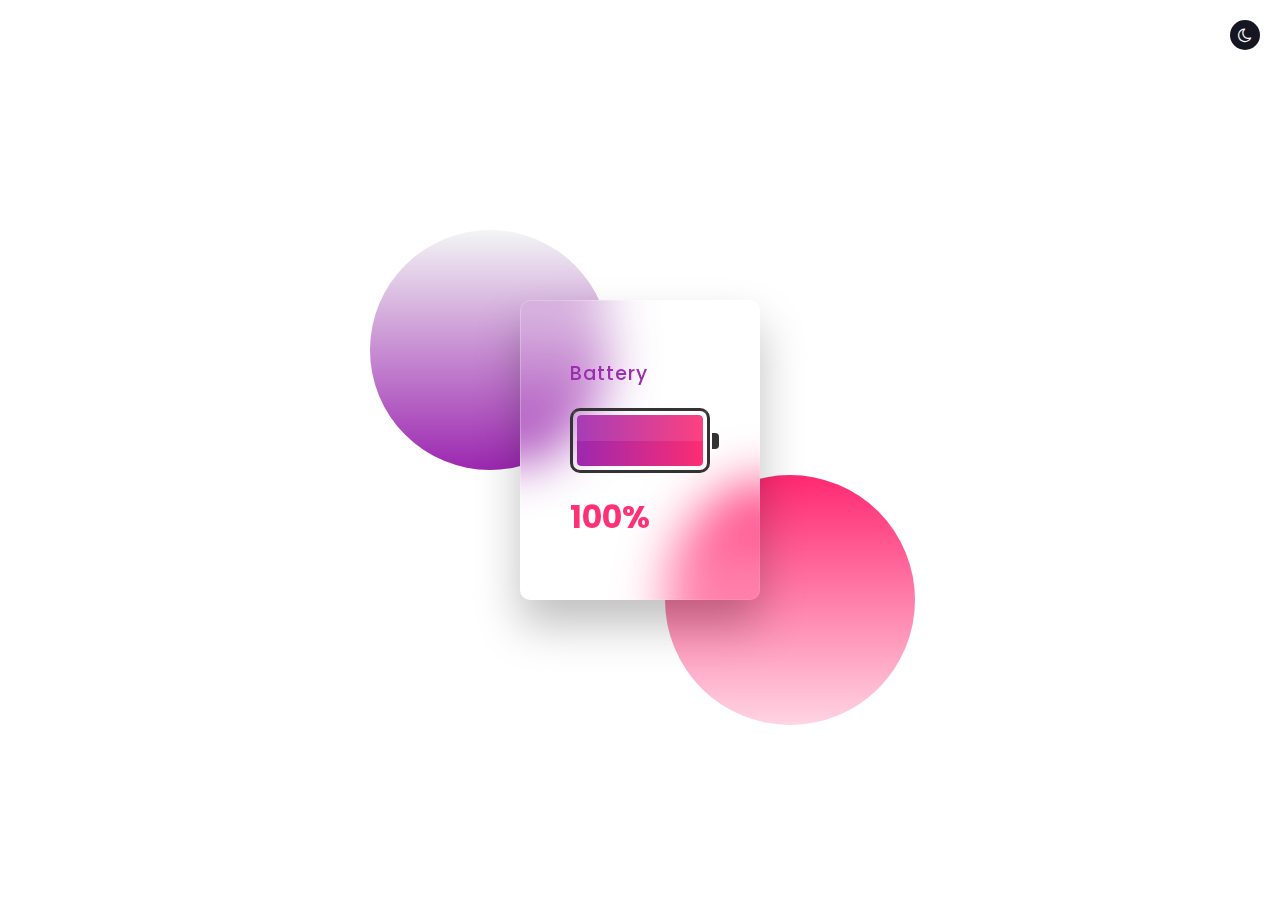
<file: index.html>
<!DOCTYPE html>
<html lang="en">
<head>
    <meta charset="UTF-8">
    <meta http-equiv="X-UA-Compatible" content="IE=edge">
    <meta name="viewport" content="width=device-width, initial-scale=1.0">
    <link rel="stylesheet" href="https://cdnjs.cloudflare.com/ajax/libs/font-awesome/4.7.0/css/font-awesome.css" integrity="sha512-5A8nwdMOWrSz20fDsjczgUidUBR8liPYU+WymTZP1lmY9G6Oc7HlZv156XqnsgNUzTyMefFTcsFH/tnJE/+xBg==" crossorigin="anonymous" referrerpolicy="no-referrer" />
    <link rel="stylesheet" href="battery.css">
    <title>JAVASCRIPT BATTERY</title>
</head>
<body>
    <section class="sec">
        <div class="toggle"></div>
        <div class="box">
            <div class="content">
                <h3>Battery</h3>
                <div class="batteryShape">
                    <div class="level">
                        <div class="percentage"></div>
                    </div>
                </div>
                <div class="percent">50%</div>
            </div>
        </div>
    </section>

    <script>
        let percentage = document.querySelector('.percentage');
        let percent = document.querySelector('.percent');
        navigator.getBattery().then(function(battery){
            percentage.style.width = battery.level * 100 + '%';
            percent.innerHTML = battery.level * 100 + '%';
        })
        let sec = document.querySelector('.sec');
        let toggle = document.querySelector('.toggle');
        toggle.onclick = function(){
            sec.classList.toggle('dark');
        }
    </script>
</body>
</html>
</file>
<file: battery.css>
@import url('https://fonts.googleapis.com/css2?family=Poppins:wght@100;200;300;400;500;600;700;800;900&display=swap');
*
{
    margin: 0;
    padding: 0;
    box-sizing: border-box;
    font-family: 'Poppins', sans-serif;
}
section
{
    position: relative;
    display: flex;
    justify-content: center;
    align-items: center;
    min-height: 100vh;
}
section.dark
{
    background: #161623;
}
section::before
{
    content: '';
    position: absolute;
    width: 240px;
    height: 240px;
    background: linear-gradient(#f3f5f5,#9c27b0);
    border-radius: 50%;
    transform: translate(-150px,-100px);
}
section.dark::before
{
    background: linear-gradient(#ffc107,#e91e63);
}
section::after
{
    content: '';
    position: absolute;
    width: 250px;
    height: 250px;
    background: linear-gradient(#ff2871,rgba(255,40,113,0.2));
    border-radius: 50%;
    transform: translate(150px,150px);
}
section.dark::after
{
    background: linear-gradient(#2196f3,#31ff38);
}
.box
{
    position: relative;
    width: 240px;
    height: 300px;
    background: rgba(255, 255, 255, 0.1);
    z-index: 1;
    box-shadow: 0 25px 45px rgba(0, 0, 0,0.25);
    border: 1px solid rgba(255, 255, 255, 0.25);
    border-right: 1px solid rgba(255, 255, 255, 0.1);
    border-bottom: 1px solid rgba(255, 255, 255, 0.1);
    backdrop-filter: blur(25px);
    border-radius: 10px;
    display: flex;
    justify-content: center;
    align-items: center;
}
.content
{
    display: flex;
    justify-content: center;
    flex-direction: column;
}
.box h3
{
 color: #9d2cb1;   
 font-weight: 500;
 font-size: 1.2em;
 letter-spacing: 1px;
}
section.dark .box h3
{
    color: #fff;
}
.batteryShape
{
    position: relative;
    width: 140px;
    height: 65px;
    margin: 20px 0;
    border: 3px solid #333;
    border-radius: 10px;
}
section.dark .batteryShape
{
    border: 3px solid #fff;
}
.batteryShape::before
{
    content: '';
    position: absolute;
    top: 50%;
    right: -12px;
    transform: translateY(-50%);
    width: 7px;
    height: 16px;
    background: #333;
    border-top-right-radius: 4px;
    border-bottom-right-radius: 4px;
}
section.dark .batteryShape::before
{
    background: #fff;
}
.batteryShape::after
{
    content: '';
    position: absolute;
    top: 0;
    left: 0;
    width: 100%;
    height: 50%;
    background: rgba(255, 255, 255, 0.1);
}
.level
{
    position: absolute;
    top: 4px;
    left: 4px;
    right: 4px;
    bottom: 4px;
    /* background: ; */
    border-radius: 4px;
    overflow: hidden;
}
.percentage
{
    position: absolute;
    top: 0;
    left: 0;
    height: 100%;
    width: 50%;
    border-radius: 4px;
    background: linear-gradient(90deg,#9c28af,#fd2c72);
}
section.dark .percentage
{
    background: linear-gradient(90deg,#ffeb3b,#27ff00);

}
.percent
{
    color: #fe3177;
    font-size: 2em;
    font-weight: bold;
}
section.dark .percent
{
    color: #fff;
}
.toggle
{
    position: absolute;
    top: 20px;
    right: 20px;
    background: #161623;
    width: 30px;
    height: 30px;
    cursor: pointer;
    border-radius: 50%;
    display: flex;
    justify-content: center;
    align-items: center;
}
.dark .toggle
{
    background: #fff;
}
.toggle::before
{
    content: "\f186";
    font-family: fontAwesome;
    color: #fff;
}
.dark .toggle::before
{
    content: '\f185';
    color: #161623;
}
</file>
